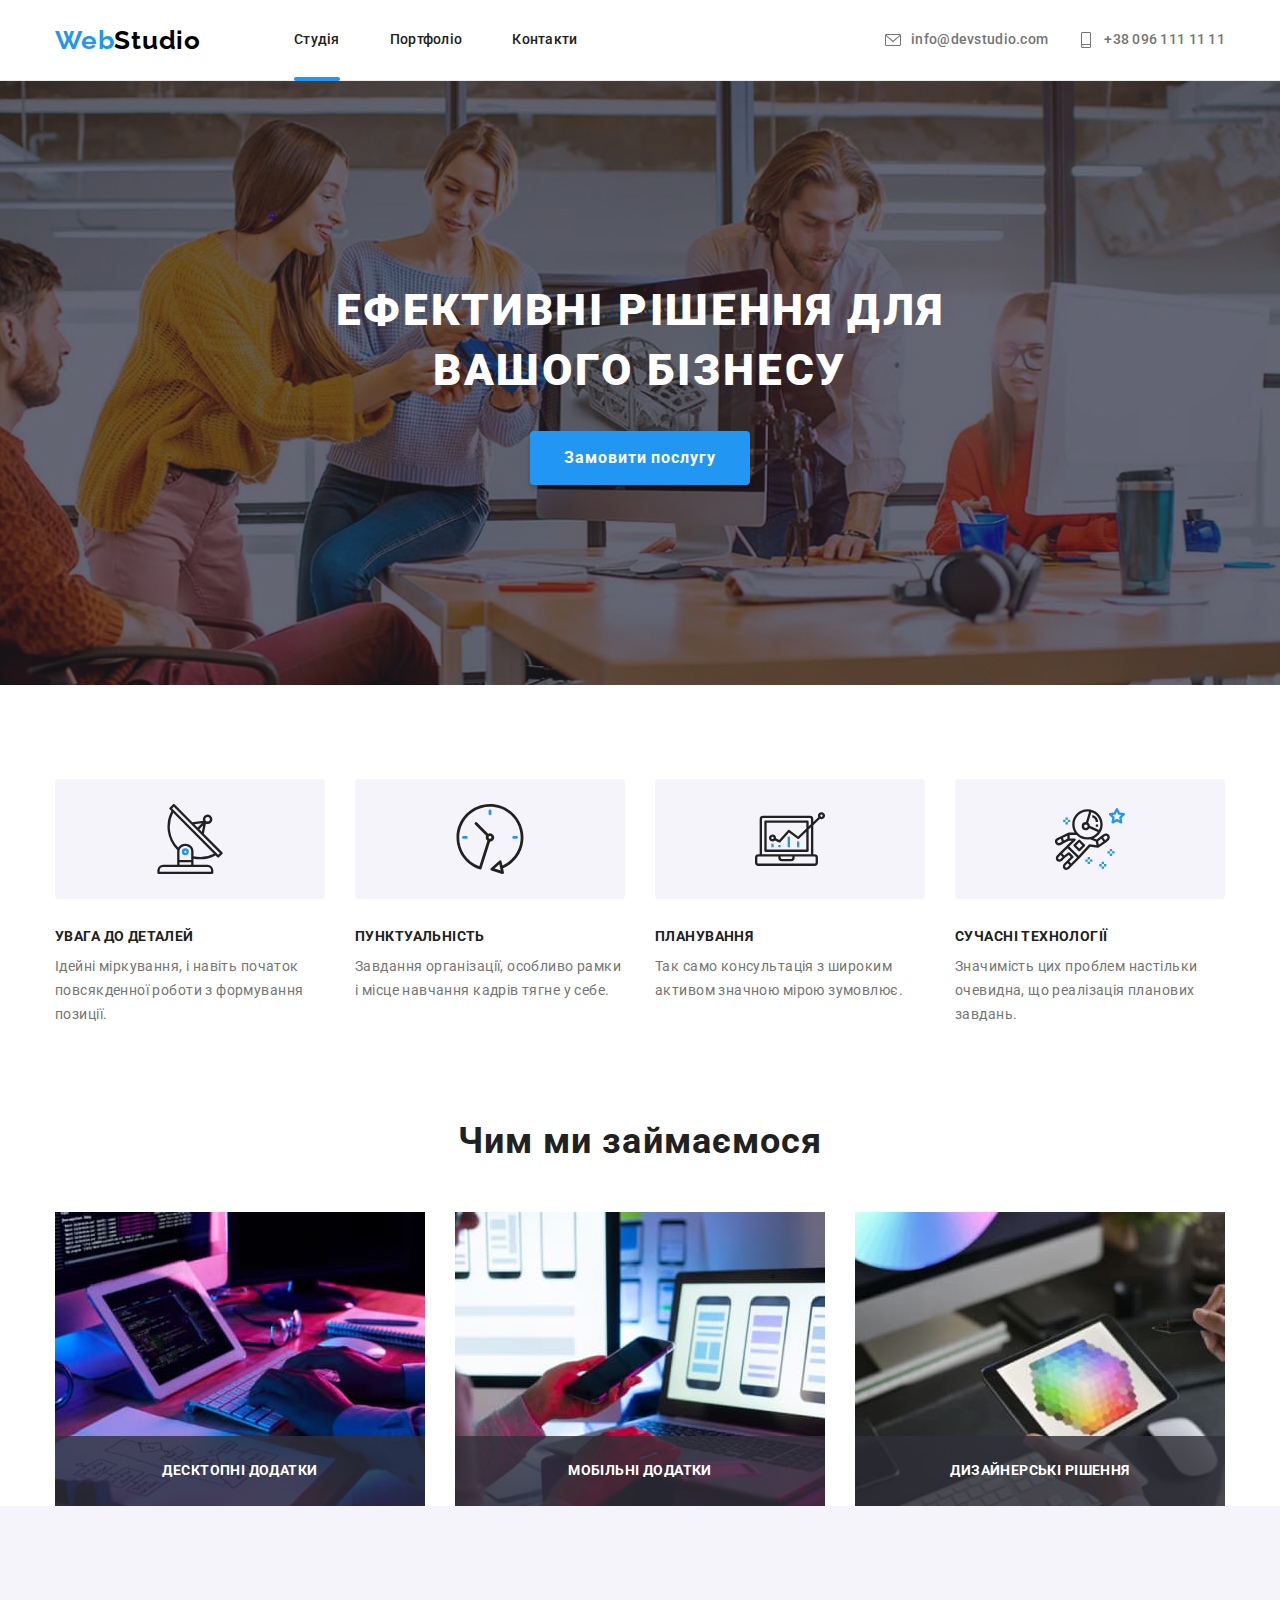
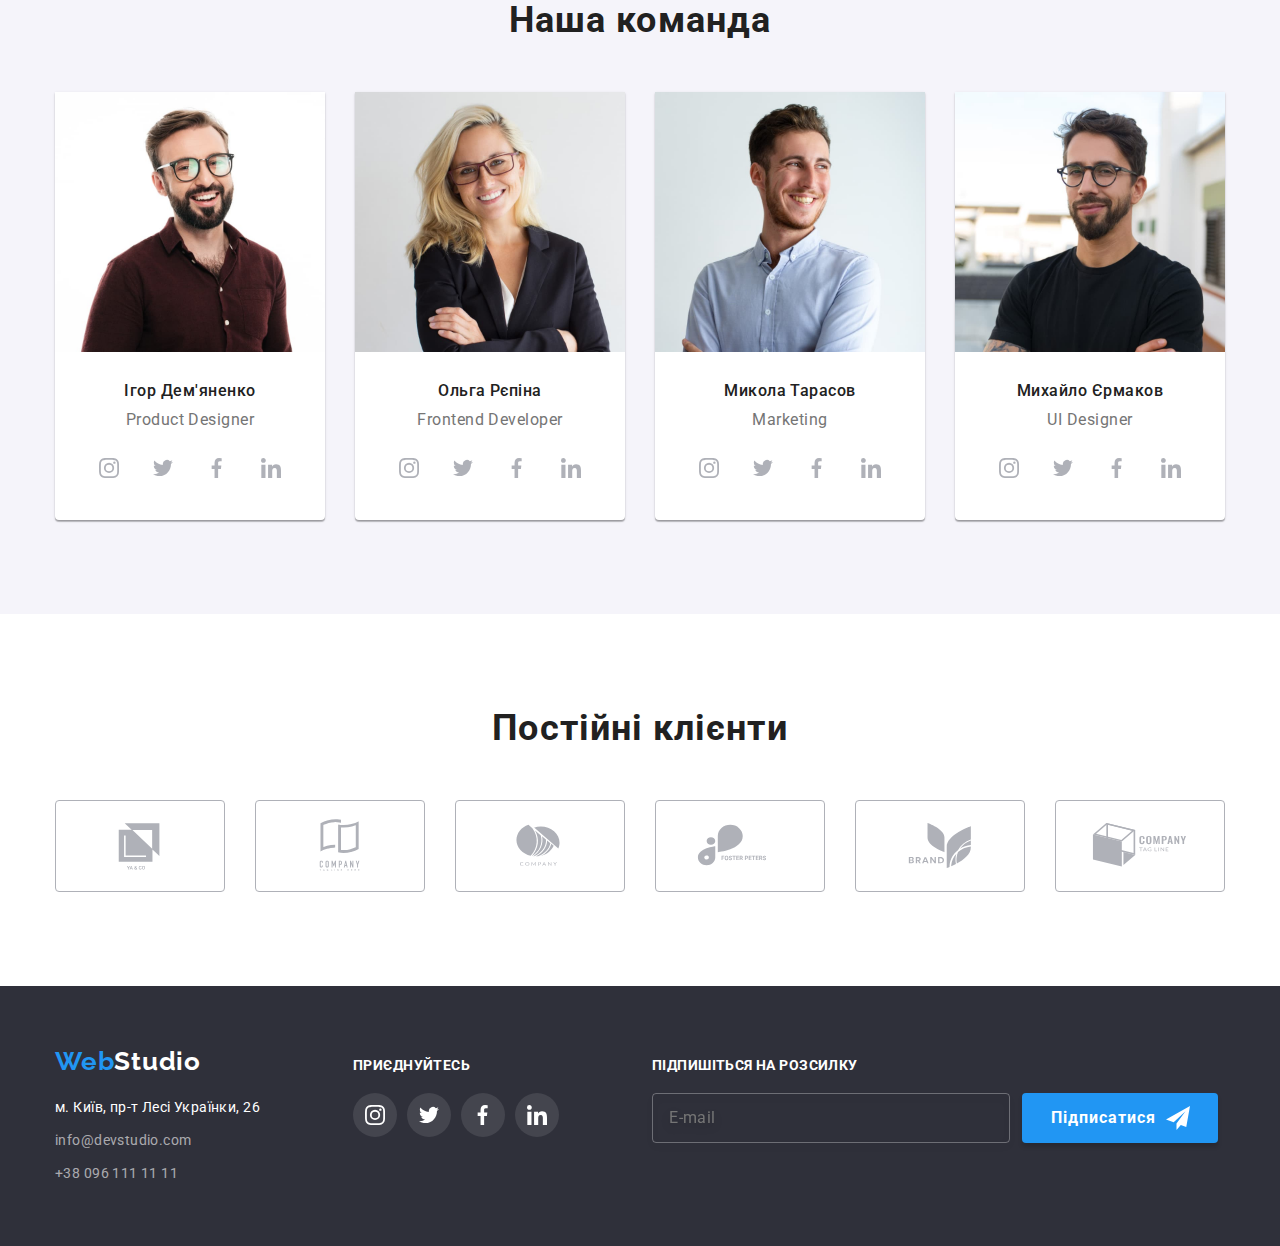
<file: index.html>
<!DOCTYPE html>
<html lang="uk">
  <head>
    <meta charset="UTF-8" />
    <meta http-equiv="X-UA-Compatible" content="IE=edge" />
    <meta name="viewport" content="width=device-width, initial-scale=1.0" />
    <title>WebStudio</title>
    <link rel="preconnect" href="https://fonts.googleapis.com" />
    <link rel="preconnect" href="https://fonts.gstatic.com" crossorigin />
    <link
      href="https://fonts.googleapis.com/css2?family=Raleway:wght@700&family=Roboto:wght@400;500;700;900&display=swap"
      rel="stylesheet"
    />
    <link rel="stylesheet" href="./css/modern-normalize.css" />
    <link rel="stylesheet" href="./css/main.min.css" />
  </head>
  <body>
    <!-- Header -->
    <header class="header">
      <div class="container header__container">
        <!-- Menu -->
        <a class="logo" href="./index.html"
          >Web<span class="logo__dark">Studio</span></a
        >
        <nav class="menu">
          <ul class="menu__list list">
            <li class="menu__item item">
              <a class="header__link current" href="./index.html">Студія</a>
            </li>
            <li class="menu__item">
              <a class="header__link" href="./portfolio.html">Портфоліо</a>
            </li>
            <li class="menu__item">
              <a class="header__link" href="">Контакти</a>
            </li>
          </ul>
        </nav>
        <!-- Contact -->
        <ul class="contact contact__list list">
          <li class="contact__item">
            <a class="contact__link" href="mailto:info@devstudio.com">
              <svg class="contact__icon-mail" width="16" height="12">
                <use href="./images/icons.svg#icon-mail"></use>
              </svg>
              info@devstudio.com</a
            >
          </li>
          <li class="contact__item">
            <a class="contact__link" href="tel:+380961111111">
              <svg class="contact__icon-phone" width="10" height="16">
                <use href="./images/icons.svg#icon-phone"></use>
              </svg>
              +38 096 111 11 11</a
            >
          </li>
        </ul>

        <!-- Mobile nav -->
        <button type="button" class="menu-open-btn" data-menu-open>
          <svg class="addmenu__icon" width="40" height="40">
            <use href="./images/icons.svg#icon-addmenu"></use>
          </svg>
        </button>
      </div>
      <div class="menu-mob is-hidden" data-menu>
         <button type="button" class="menu-close-btn" data-menu-close>
          <svg class="mob-icon-close" width="40" height="40">
            <use href="./images/icons.svg#icon-menu-close"></use>
          </svg>
        </button>
        <div class="mob-container">
    

        <div class="top-mob">
          <nav class="menu-mobile">
            
              <ul class="menu-mobile__list list">
                <li class="menu-mobile__item item">
                  <a class="menu-mobile__link current-mob" href="./index.html">Студія</a>
                </li>
                <li class="menu-mobile__item">
                  <a class="menu-mobile__link" href="./portfolio.html">Портфоліо</a>
                </li>
                <li class="menu-mobile__item">
                  <a class="menu-mobile__link" href="">Контакти</a>
                </li>
              </ul>
            </nav>
        </div>
  
          <div class="bottom-mob">
            <ul class="contact-mob list">
              <li>
                <a class="contact-mobile link" href="tel:+380961111111">
                  +38 096 111 11 11</a
                >
              </li>
              <li >
                <a class="contact-mob-mail link" href="mailto:info@devstudio.com">
                  info@devstudio.com</a
                >
              </li>
            </ul>
            <ul class="mob-social list">
              <li class="mob-social__item">
                <a
                  class="mob-social__link"
                  href="#"
                  target="_blank"
                  rel="noopener noreferrer"
                  >Instagram</a
                >
              </li>
              <li class="mob-social__item">
                <a
                  class="mob-social__link"
                  href="#"
                  target="_blank"
                  rel="noopener noreferrer"
                  >Twitter</a
                >
              </li>
              <li class="mob-social__item">
                <a
                  class="mob-social__link"
                  href="#"
                  target="_blank"
                  rel="noopener noreferrer"
                  >Facebook</a
                >
              </li>
              <li class="mob-social__item">
                <a
                  class="mob-social__link"
                  href="#"
                  target="_blank"
                  rel="noopener noreferrer"
                  >LinkedIn</a
                >
              </li>
            </ul>
          </div>
          
    </header>
    <main>
      <!-- Hero -->
      <section class="hero section">
        <div class="container">
          <h1 class="hero__title">Ефективні рішення для вашого бізнесу</h1>
          <button class="hero__button" type="button" data-modal-open>
            Замовити послугу
          </button>
        </div>
      </section>

      <!-- Benefits -->
      <section class="benefits section">
        <div class="container">
          <h2 class="visually-hidden">Переваги</h2>
          <ul class="benefits__list list">
            <li class="benefits__item">
              <div class="benefits__thumb">
                <svg width="70" height="70">
                  <use href="./images/icons.svg#icon-satellite"></use>
                </svg>
              </div>
              <h3 class="benefits__title">увага до деталей</h3>
              <p class="benefits__text">
                Ідейні міркування, і навіть початок повсякденної роботи з
                формування позиції.
              </p>
            </li>
            <li class="benefits__item">
              <div class="benefits__thumb">
                <svg width="70" height="70">
                  <use href="./images/icons.svg#icon-clock"></use>
                </svg>
              </div>
              <h3 class="benefits__title">пунктуальність</h3>
              <p class="benefits__text">
                Завдання організації, особливо рамки і місце навчання кадрів
                тягне у себе.
              </p>
            </li>
            <li class="benefits__item">
              <div class="benefits__thumb">
                <svg width="70" height="70">
                  <use href="./images/icons.svg#icon-diagram"></use>
                </svg>
              </div>
              <h3 class="benefits__title">планування</h3>
              <p class="benefits__text">
                Так само консультація з широким активом значною мірою зумовлює.
              </p>
            </li>
            <li class="benefits__item">
              <div class="benefits__thumb">
                <svg width="70" height="70">
                  <use href="./images/icons.svg#icon-astronaut"></use>
                </svg>
              </div>
              <h3 class="benefits__title">сучасні технології</h3>
              <p class="benefits__text">
                Значимість цих проблем настільки очевидна, що реалізація
                планових завдань.
              </p>
            </li>
          </ul>
        </div>
      </section>
      <!-- Work -->
      <section class="work section">
        <div class="container">
          <h2 class="work__title">Чим ми займаємося</h2>
          <ul class="work__list list">
            <li>
              <div class="work__wrap">
                <img
                  src="./images/programming.jpg"
                  alt="програмування"
                  width="370"
                />
                <p class="work__name">Десктопні додатки</p>
              </div>
            </li>
            <li>
              <div class="work__wrap">
                <img
                  src="./images/application.jpg"
                  alt="аплікація"
                  width="370"
                />
                <p class="work__name">Мобільні додатки</p>
              </div>
            </li>
            <li>
              <div class="work__wrap">
                <img src="./images/photoshop.jpg" alt="фотошоп" width="370" />
                <p class="work__name">Дизайнерські рішення</p>
              </div>
            </li>
          </ul>
        </div>
      </section>
      <!-- Team -->
      <section class="teams section">
        <div class="container">
          <h2 class="team-title">Наша команда</h2>
          <ul class="team list">
            <li class="team-item">
               <picture>
                <source
                  srcset="
                    ./images/product.jpg 1x,
                    ./images/product-2x.jpg 2x
                  "
                  media="(min-width: 1200px)"
                />
                <source
                  srcset="
                    ./images/product-tabl.jpg 1x,
                    ./images/product-tabl.jpg 2x
                  "
                  media="(min-width: 768px)"
                />
                <source
                  srcset=" ./images/product-mob.jpg 1x,
                    ./images/product-mob-2x.jpg 2x
                  "
                  media="(max-width: 767px)"
                />
                <img
                  src=".images/product.jpg"
                  alt="Продакт менеджер"
                  width="270"
                />
              </picture>
              <div class="team-skills">
                <h3 class="team-name">Ігор Дем'яненко</h3>
                <p class="team-text">Product Designer</p>
                <ul class="team-item-social list">
                  <li class="social-item">
                    <a 
                      class="social-link"
                      href="#"
                      target="_blank"
                      rel="noopener noreferrer"
                    >
                      <svg class="team-soc-link" width="20" height="20">
                        <use href="./images/icons.svg#icon-instagram"></use>
                      </svg>
                    </a>
                  </li>
                  <li class="social-item">
                    <a
                      class="social-link"
                      href="#"
                      target="_blank"
                      rel="noopener noreferrer"
                    >
                      <svg class="team-soc-link" width="20" height="20">
                        <use href="./images/icons.svg#icon-twitter"></use>
                      </svg>
                    </a>
                  </li>
                  <li class="social-item">
                    <a
                      class="social-link"
                      href="#"
                      target="_blank"
                      rel="noopener noreferrer"
                    >
                      <svg class="team-soc-link" width="20" height="20">
                        <use href="./images/icons.svg#icon-facebook"></use>
                      </svg>
                    </a>
                  </li>
                  <li class="social-item">
                    <a
                      class="social-link"
                      href="#"
                      target="_blank"
                      rel="noopener noreferrer"
                    >
                      <svg class="team-soc-link" width="20" height="20">
                        <use href="./images/icons.svg#icon-linkedin"></use>
                      </svg>
                    </a>
                  </li>
                </ul>
              </div>
            </li>
            <li class="team-item">
<picture>
                <source
                  srcset="
                    ./images/frontend.jpg 1x,
                    ./images/frontend-2x.jpg 2x
                  "
                  media="(min-width: 1200px)"
                />
                <source
                  srcset="
                    ./images/frontend-tabl.jpg 1x,
                    ./images/frontend-tabl-2x.jpg 2x
                  "
                  media="(min-width: 768px)"
                />
                <source
                  srcset=" ./images/frontend-mob.jpg 1x,
                    ./images/frontend-mob-2x.jpg 2x
                  "
                  media="(max-width: 767px)"
                />
                    <img
                src="./images/frontend.jpg"
                alt="фронт-енд-розробник"
                width="270"
              />
              </picture>
              <div class="team-skills">
                <h3 class="team-name">Ольга Рєпіна</h3>
                <p class="team-text">Frontend Developer</p>
                <ul class="team-item-social list">
                  <li class="social-item">
                    <a
                      class="social-link"
                      href="#"
                      target="_blank"
                      rel="noopener noreferrer"
                    >
                      <svg class="team-soc-link" width="20" height="20">
                        <use href="./images/icons.svg#icon-instagram"></use>
                      </svg>
                    </a>
                  </li>
                  <li class="social-item">
                    <a
                      class="social-link"
                      href="#"
                      target="_blank"
                      rel="noopener noreferrer"
                    >
                      <svg class="team-soc-link" width="20" height="20">
                        <use href="./images/icons.svg#icon-twitter"></use>
                      </svg>
                    </a>
                  </li>
                  <li class="social-item">
                    <a
                      class="social-link"
                      href="#"
                      target="_blank"
                      rel="noopener noreferrer"
                    >
                      <svg class="team-soc-link" width="20" height="20">
                        <use href="./images/icons.svg#icon-facebook"></use>
                      </svg>
                    </a>
                  </li>
                  <li class="social-item">
                    <a
                      class="social-link"
                      href="#"
                      target="_blank"
                      rel="noopener noreferrer"
                    >
                      <svg class="team-soc-link" width="20" height="20">
                        <use href="./images/icons.svg#icon-linkedin"></use>
                      </svg>
                    </a>
                  </li>
                </ul>
              </div>
            </li>
            <li class="team-item">
              <picture>
                <source
                  srcset="
                    ./images/marketing.jpg 1x,
                    ./images/marketing-2x.jpg 2x
                  "
                  media="(min-width: 1200px)"
                />
                <source
                  srcset="
                    ./images/marketing-tabl.jpg 1x,
                    ./images/marketing-tabl-2x.jpg 2x
                  "
                  media="(min-width: 768px)"
                />
                <source
                  srcset=" ./images/marketing-mob.jpg 1x,
                    ./images/marketing-mob-2x.jpg 2x
                  "
                  media="(max-width: 767px)"
                />
                <img src="./images/marketing.jpg" alt="маркетолог" width="270" />
              </picture>
              
              <div class="team-skills">
                <h3 class="team-name">Микола Тарасов</h3>
                <p class="team-text">Marketing</p>
                <ul class="team-item-social list">
                  <li class="social-item">
                    <a
                      class="social-link"
                      href="#"
                      target="_blank"
                      rel="noopener noreferrer"
                    >
                      <svg class="team-soc-link" width="20" height="20">
                        <use href="./images/icons.svg#icon-instagram"></use>
                      </svg>
                    </a>
                  </li>
                  <li class="social-item">
                    <a
                      class="social-link"
                      href="#"
                      target="_blank"
                      rel="noopener noreferrer"
                    >
                      <svg class="team-soc-link" width="20" height="20">
                        <use href="./images/icons.svg#icon-twitter"></use>
                      </svg>
                    </a>
                  </li>
                  <li class="social-item">
                    <a
                      class="social-link"
                      href="#"
                      target="_blank"
                      rel="noopener noreferrer"
                    >
                      <svg class="team-soc-link" width="20" height="20">
                        <use href="./images/icons.svg#icon-facebook"></use>
                      </svg>
                    </a>
                  </li>
                  <li class="social-item">
                    <a
                      class="social-link"
                      href="#"
                      target="_blank"
                      rel="noopener noreferrer"
                    >
                      <svg class="team-soc-link" width="20" height="20">
                        <use href="./images/icons.svg#icon-linkedin"></use>
                      </svg>
                    </a>
                  </li>
                </ul>
              </div>
            </li>
            <li class="team-item">
              <picture>
                <source
                  srcset="
                    ./images/uidesigner.jpg 1x,
                    ./images/uidesigner-2x.jpg 2x
                  "
                  media="(min-width: 1200px)"
                />
                <source
                  srcset="
                    ./images/uidesigner-tabl.jpg 1x,
                    ./images/uidesigner-tabl-2x.jpg 2x
                  "
                  media="(min-width: 768px)"
                />
                <source
                  srcset=" ./images/uidesigner-mob.jpg 1x,
                    ./images/uidesigner-mob-2x.jpg 2x
                  "
                  media="(max-width: 767px)"
                />
                <img src="./images/uidesigner.jpg" alt="дизайнер" width="270" />
              </picture>

              <div class="team-skills">
                <h3 class="team-name">Михайло Єрмаков</h3>
                <p class="team-text">UI Designer</p>
                <ul class="team-item-social list">
                  <li class="social-item">
                    <a
                      class="social-link"
                      href="#"
                      target="_blank"
                      rel="noopener noreferrer"
                    >
                      <svg class="team-soc-link" width="20" height="20">
                        <use href="./images/icons.svg#icon-instagram"></use>
                      </svg>
                    </a>
                  </li>
                  <li class="social-item">
                    <a
                      class="social-link"
                      href="#"
                      target="_blank"
                      rel="noopener noreferrer"
                    >
                      <svg class="team-soc-link" width="20" height="20">
                        <use href="./images/icons.svg#icon-twitter"></use>
                      </svg>
                    </a>
                  </li>
                  <li class="social-item">
                    <a
                      class="social-link"
                      href="#"
                      target="_blank"
                      rel="noopener noreferrer"
                    >
                      <svg class="team-soc-link" width="20" height="20">
                        <use href="./images/icons.svg#icon-facebook"></use>
                      </svg>
                    </a>
                  </li>
                  <li class="social-item">
                    <a
                      class="social-link"
                      href="#"
                      target="_blank"
                      rel="noopener noreferrer"
                    >
                      <svg class="team-soc-link" width="20" height="20">
                        <use href="./images/icons.svg#icon-linkedin"></use>
                      </svg>
                    </a>
                  </li>
                </ul>
              </div>
            </li>
          </ul>
        </div>
      </section>
      <!-- Clients -->
      <section>
        <div class="section">
          <div class="container">
            <h2 class="work__title">Постійні клієнти</h2>
            <ul class="clients-list list">
              <li class="clients-item">
                <a
                  href="#"
                  class="link"
                  target="_blank"
                  rel="noopener noreferrer"
                >
                  <svg class="clients-soc-link" width="106" height="60">
                    <use href="./images/icons.svg#icon-company-one"></use>
                  </svg>
                </a>
              </li>
              <li class="clients-item">
                <a
                  href="#"
                  class="link"
                  target="_blank"
                  rel="noopener noreferrer"
                >
                  <svg class="clients-soc-link" width="106" height="60">
                    <use href="./images/icons.svg#icon-company-two"></use>
                  </svg>
                </a>
              </li>
              <li class="clients-item">
                <a
                  href="#"
                  class="link"
                  target="_blank"
                  rel="noopener noreferrer"
                >
                  <svg class="clients-soc-link" width="106" height="60">
                    <use href="./images/icons.svg#icon-object"></use>
                  </svg>
                </a>
              </li>
              <li class="clients-item">
                <a
                  href="#"
                  class="link"
                  target="_blank"
                  rel="noopener noreferrer"
                >
                  <svg class="clients-soc-link" width="106" height="60">
                    <use href="./images/icons.svg#icon-company-three"></use>
                  </svg>
                </a>
              </li>
              <li class="clients-item">
                <a
                  href="#"
                  class="link"
                  target="_blank"
                  rel="noopener noreferrer"
                >
                  <svg class="clients-soc-link" width="106" height="60">
                    <use href="./images/icons.svg#icon-company-four"></use>
                  </svg>
                </a>
              </li>
              <li class="clients-item">
                <a
                  href="#"
                  class="link"
                  target="_blank"
                  rel="noopener noreferrer"
                >
                  <svg class="clients-soc-link" width="106" height="60">
                    <use href="./images/icons.svg#icon-company-five"></use>
                  </svg>
                </a>
              </li>
            </ul>
          </div>
        </div>
      </section>
    </main>
    <!-- Footer -->
    <footer class="footer">
      <div class="container">
        <div class="footer-box">
<div class="footer-tablet">
            <div class="footer-right">
              <a class="logo logo-footer" href="./index.html"
                >Web<span class="logo__white">Studio</span></a
              >
              <address>
                <ul class="list">
                  <li class="item">
                    <a
                      class="footer-map"
                      href="https://goo.gl/maps/oiPbDNAemeEEUcDG9"
                      target="_blank"
                      rel="noopener noreferrer"
                      >м. Київ, пр-т Лесі Українки, 26</a
                    >
                  </li>
                  <li class="item">
                    <a class="footer-contact" href="mailto:info@devstudio.com"
                      >info@devstudio.com</a
                    >
                  </li>
                  <li class="item">
                    <a class="footer-contact" href="tel:+380961111111"
                      >+38 096 111 11 11</a
                    >
                  </li>
                </ul>
              </address>
            </div>
            <div class="footer-center">
              <p class="footer-center-title">Приєднуйтесь</p>
              <ul class="footer-item-social list">
                <li class="footer-social-item">
                  <a
                    class="footer-social-link"
                    href="#"
                    target="_blank"
                    rel="noopener noreferrer"
                  >
                    <svg class="footer-soc-link" width="20" height="20">
                      <use href="./images/icons.svg#icon-instagram"></use>
                    </svg>
                  </a>
                </li>
                <li class="footer-social-item">
                  <a
                    class="footer-social-link"
                    href="#"
                    target="_blank"
                    rel="noopener noreferrer"
                  >
                    <svg class="footer-soc-link" width="20" height="20">
                      <use href="./images/icons.svg#icon-twitter"></use>
                    </svg>
                  </a>
                </li>
                <li class="footer-social-item">
                  <a
                    class="footer-social-link"
                    href="#"
                    target="_blank"
                    rel="noopener noreferrer"
                  >
                    <svg class="footer-soc-link" width="20" height="20">
                      <use href="./images/icons.svg#icon-facebook"></use>
                    </svg>
                  </a>
                </li>
                <li class="footer-social-item">
                  <a
                    class="footer-social-link"
                    href="#"
                    target="_blank"
                    rel="noopener noreferrer"
                  >
                    <svg class="footer-soc-link" width="20" height="20">
                      <use href="./images/icons.svg#icon-linkedin"></use>
                    </svg>
                  </a>
                </li>
              </ul>
            </div>
</div>

          <div class="footer-left">
            <p class="footer-form-text">Підпишіться на розсилку</p>
            <form class="footer-form">
              <div class="footer-form-inner">
                <label class="footer-email"
                  ><input
                    type="email"
                    name="email"
                    placeholder="E-mail"
                    required
                /></label>
                <button class="btn footer-btn" type="submit">
                  Підписатися
                  <svg class="icon-follow" width="24" height="24">
                    <use href="./images/icons.svg#icon-send"></use>
                  </svg>
                </button>
              </div>
            </form>
          </div>
        </div>
      </div>
    </footer>
    <!-- Modal -->
    <div class="backdrop is-hidden" data-modal>
      <div class="modal">
        <p class="modal-title">Залиште свої дані, ми вам передзвонимо</p>
        <form class="modal-form">
          <label class="form-field"
            >Ім'я
            <input type="text" name="name" placeholder=" " required />
            <svg class="icon-form" width="18" height="18">
              <use href="./images/icons.svg#icon-man-form"></use>
            </svg>
          </label>
          <label class="form-field"
            >Телефон
            <input type="tel" name="tel" id="tel" placeholder=" " required />
            <svg class="icon-form" width="18" height="18">
              <use href="./images/icons.svg#icon-phone-form"></use>
            </svg>
          </label>
          <label class="form-field">
            Пошта
            <input
              type="email"
              name="email"
              id="email"
              placeholder=" "
              required
            />
            <svg class="icon-form" width="18" height="18">
              <use href="./images/icons.svg#icon-email-form"></use>
            </svg>
          </label>
          <label class="form-field textarea"
            >Коментар<textarea
              name="comment"
              rows="10"
              placeholder="Введіть текст"
            ></textarea>
          </label>
          <label class="terms">
            <input
              class="visually-hidden modal-checkbox"
              type="checkbox"
              name="checkbox"
            />
            <span class="checkbox-icon"></span>

            Погоджуюся з розсилкою та приймаю&nbsp;<a
              class="terms-link"
              href="#"
              >Умови договору</a
            >
          </label>
          <button class="btn modal-btn" type="submit">Відправити</button>
        </form>

        <button type="button" class="close" data-modal-close>
          <svg width="11" height="11">
            <use href="./images/icons.svg#icon-close"></use>
          </svg>
        </button>
      </div>
    </div>
    <script src="./js/modal.js"></script>
    <script src="./js/menu.js"></script>
  </body>
</html>
</file>
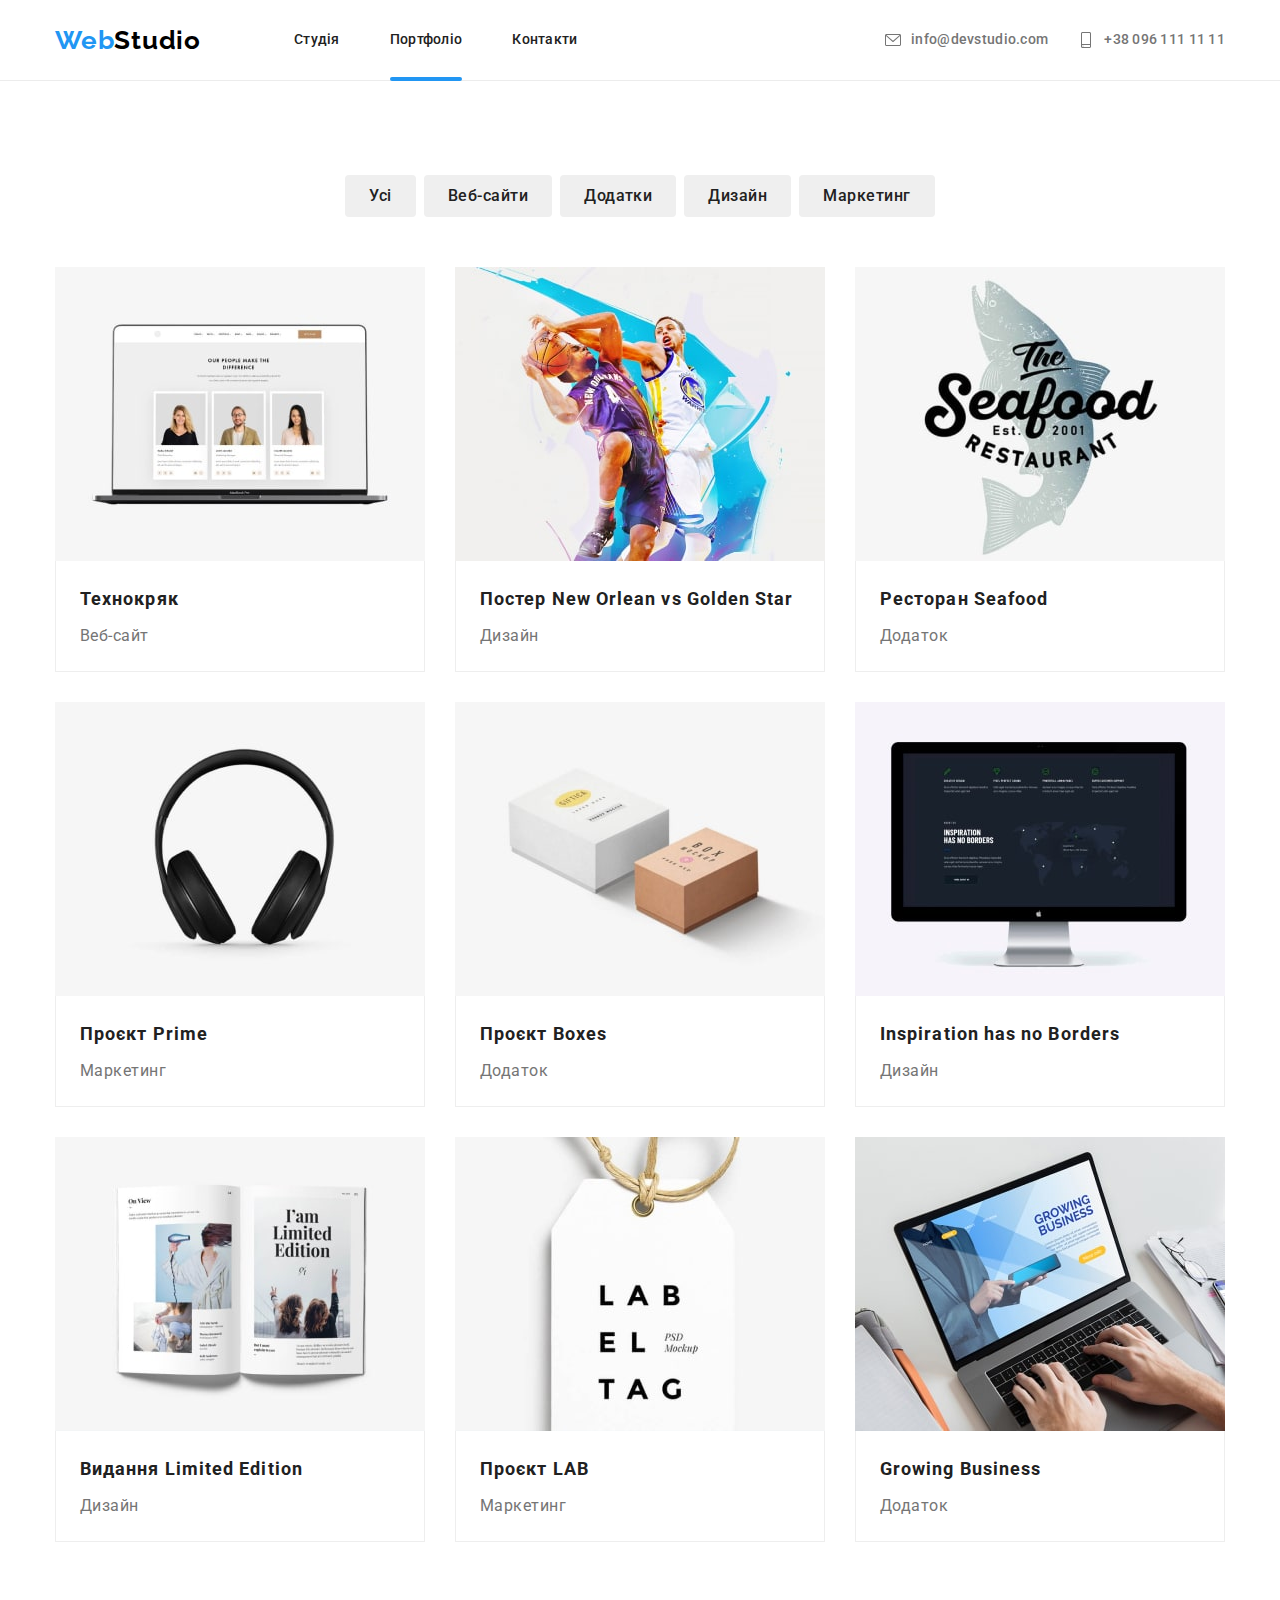
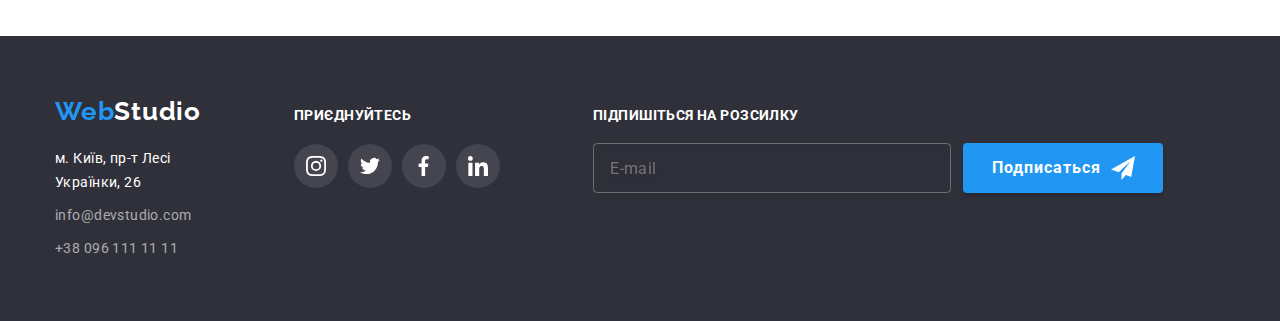
<file: portfolio.html>
<!DOCTYPE html>
<html lang="uk">
  <head>
    <meta charset="UTF-8" />
    <meta http-equiv="X-UA-Compatible" content="IE=edge" />
    <meta name="viewport" content="width=device-width, initial-scale=1.0" />
    <title>WebStudio</title>
    <link rel="preconnect" href="https://fonts.googleapis.com" />
    <link rel="preconnect" href="https://fonts.gstatic.com" crossorigin />
    <link
      href="https://fonts.googleapis.com/css2?family=Raleway:wght@700&family=Roboto:wght@400;500;700;900&display=swap"
      rel="stylesheet"
    />
    <link rel="stylesheet" href="./css/modern-normalize.css" />
    <link rel="stylesheet" href="./css/main.min.css" />
  </head>
  <body>
    <!-- Header -->
    <header class="header">
          <div class="container header__container">
        <!-- Menu -->
        <a class="logo" href="./index.html"
          >Web<span class="logo__dark">Studio</span></a
        >
        <nav class="menu">
          <ul class="menu__list list">
            <li class="menu__item item">
              <a class="header__link" href="./index.html">Студія</a>
            </li>
            <li class="menu__item">
              <a class="header__link current" href="./portfolio.html">Портфоліо</a>
            </li>
            <li class="menu__item">
              <a class="header__link" href="">Контакти</a>
            </li>
          </ul>
        </nav>
        <!-- Contact -->
        <ul class="contact contact__list list">
          <li class="contact__item">
            <a class="contact__link" href="mailto:info@devstudio.com">
              <svg class="contact__icon-mail" width="16" height="12">
                <use href="./images/icons.svg#icon-mail"></use>
              </svg>
              info@devstudio.com</a
            >
          </li>
          <li class="contact__item">
            <a class="contact__link" href="tel:+380961111111">
              <svg class="contact__icon-phone" width="10" height="16">
                <use href="./images/icons.svg#icon-phone"></use>
              </svg>
              +38 096 111 11 11</a
            >
          </li>
        </ul>

        <!-- Mobile nav -->
        <button type="button" class="menu-open-btn" data-menu-open>
          <svg class="addmenu__icon" width="40" height="40">
            <use href="./images/icons.svg#icon-addmenu"></use>
          </svg>
        </button>
      </div>
      <div class="menu-mob is-hidden" data-menu>
         <button type="button" class="menu-close-btn" data-menu-close>
          <svg class="mob-icon-close" width="40" height="40">
            <use href="./images/icons.svg#icon-menu-close"></use>
          </svg>
        </button>
        <div class="mob-container">
    

        <div class="top-mob">
          <nav class="menu-mobile">
            
              <ul class="menu-mobile__list list">
                <li class="menu-mobile__item item">
                  <a class="menu-mobile__link " href="./index.html">Студія</a>
                </li>
                <li class="menu-mobile__item">
                  <a class="menu-mobile__link current-mob" href="./portfolio.html">Портфоліо</a>
                </li>
                <li class="menu-mobile__item">
                  <a class="menu-mobile__link" href="">Контакти</a>
                </li>
              </ul>
            </nav>
        </div>
  
          <div class="bottom-mob">
            <ul class="contact-mob list">
              <li>
                <a class="contact-mobile link" href="tel:+380961111111">
                  +38 096 111 11 11</a
                >
              </li>
              <li >
                <a class="contact-mob-mail link" href="mailto:info@devstudio.com">
                  info@devstudio.com</a
                >
              </li>
            </ul>
            <ul class="mob-social list">
              <li class="mob-social__item">
                <a
                  class="mob-social__link"
                  href="#"
                  target="_blank"
                  rel="noopener noreferrer"
                  >Instagram</a
                >
              </li>
              <li class="mob-social__item">
                <a
                  class="mob-social__link"
                  href="#"
                  target="_blank"
                  rel="noopener noreferrer"
                  >Twitter</a
                >
              </li>
              <li class="mob-social__item">
                <a
                  class="mob-social__link"
                  href="#"
                  target="_blank"
                  rel="noopener noreferrer"
                  >Facebook</a
                >
              </li>
              <li class="mob-social__item">
                <a
                  class="mob-social__link"
                  href="#"
                  target="_blank"
                  rel="noopener noreferrer"
                  >LinkedIn</a
                >
              </li>
            </ul>
          </div>
          
    </header>
    <main>
      <section class="section">
        <h1 class="visually-hidden">Портфоліо</h1>
        <div class="container">
          <ul class="filter list">
            <li class="filter-item">
              <button class="portfolio-btn" type="button">Усі</button>
            </li>
            <li class="filter-item">
              <button class="portfolio-btn" type="button">Веб-сайти</button>
            </li>
            <li class="filter-item">
              <button class="portfolio-btn" type="button">Додатки</button>
            </li>
            <li class="filter-item">
              <button class="portfolio-btn" type="button">Дизайн</button>
            </li>
            <li class="filter-item">
              <button class="portfolio-btn" type="button">Маркетинг</button>
            </li>
          </ul>
          <ul class="list portfolio-list">
            <li class="portfolio-item">
              <a class="list portfolio-content" href="#">
                <div class="portfolio-wrap">
                  <img
                    src="./images/website-techno.jpg"
                    alt="сайт технокряк"
                    width="370"
                  />
                  <p class="portfolio-top-text">
                    Ресурс пропонує комплексні пропозиції з різним рівнем
                    функціоналу та сервісів. Все це дозволить відвідувачу
                    отримати вичерпні відомості про компанію чи приватну особу.
                  </p>
                </div>

                <div class="text-list">
                  <h2 class="portfolio-title">Технокряк</h2>
                  <p class="portfolio-text">Веб-сайт</p>
                </div>
              </a>
            </li>
            <li class="portfolio-item">
              <a class="list portfolio-content" href="#">
                <div class="portfolio-wrap">
                  <img
                    src="./images/poster-new-orlean.jpg"
                    alt="постер новий орлеан"
                    width="370"
                  />
                  <p class="portfolio-top-text">
                    Ресурс пропонує комплексні пропозиції з різним рівнем
                    функціоналу та сервісів. Все це дозволить відвідувачу
                    отримати вичерпні відомості про компанію чи приватну особу.
                  </p>
                </div>
                <div class="text-list">
                  <h2 class="portfolio-title">
                    Постер New Orlean vs Golden Star
                  </h2>
                  <p class="portfolio-text">Дизайн</p>
                </div>
              </a>
            </li>
            <li class="portfolio-item">
              <a class="list portfolio-content" href="#">
                <div class="portfolio-wrap">
                  <img
                    src="./images/restoran-seasfood.jpg"
                    alt="ресторан морської їжі"
                    width="370"
                  />
                  <p class="portfolio-top-text">
                    Ресурс пропонує комплексні пропозиції з різним рівнем
                    функціоналу та сервісів. Все це дозволить відвідувачу
                    отримати вичерпні відомості про компанію чи приватну особу.
                  </p>
                </div>
                <div class="text-list">
                  <h2 class="portfolio-title">Ресторан Seafood</h2>
                  <p class="portfolio-text">Додаток</p>
                </div>
              </a>
            </li>
            <li class="portfolio-item">
              <a class="list portfolio-content" href="#">
                <div class="portfolio-wrap">
                  <img
                    src="./images/project-prime.jpg"
                    alt="проект прайм"
                    width="370"
                  />
                  <p class="portfolio-top-text">
                    Ресурс пропонує комплексні пропозиції з різним рівнем
                    функціоналу та сервісів. Все це дозволить відвідувачу
                    отримати вичерпні відомості про компанію чи приватну особу.
                  </p>
                </div>
                <div class="text-list">
                  <h2 class="portfolio-title">Проєкт Prime</h2>
                  <p class="portfolio-text">Маркетинг</p>
                </div>
              </a>
            </li>
            <li class="portfolio-item">
              <a class="list portfolio-content" href="#">
                <div class="portfolio-wrap">
                  <img
                    src="./images/project-boxes.jpg"
                    alt="проект коробок"
                    width="370"
                  />
                  <p class="portfolio-top-text">
                    Ресурс пропонує комплексні пропозиції з різним рівнем
                    функціоналу та сервісів. Все це дозволить відвідувачу
                    отримати вичерпні відомості про компанію чи приватну особу.
                  </p>
                </div>
                <div class="text-list">
                  <h2 class="portfolio-title">Проєкт Boxes</h2>
                  <p class="portfolio-text">Додаток</p>
                </div>
              </a>
            </li>
            <li class="portfolio-item">
              <a class="list portfolio-content" href="#">
                <div class="portfolio-wrap">
                  <img
                    src="./images/website-inspiration.jpg"
                    alt="сайт натхнення"
                    width="370"
                  />
                  <p class="portfolio-top-text">
                    Ресурс пропонує комплексні пропозиції з різним рівнем
                    функціоналу та сервісів. Все це дозволить відвідувачу
                    отримати вичерпні відомості про компанію чи приватну особу.
                  </p>
                </div>
                <div class="text-list">
                  <h2 class="portfolio-title">Inspiration has no Borders</h2>
                  <p class="portfolio-text">Дизайн</p>
                </div>
              </a>
            </li>
            <li class="portfolio-item">
              <a class="list portfolio-content" href="#">
                <div class="portfolio-wrap">
                  <img
                    src="./images/magazine-limited.jpg"
                    alt="Видання Limited"
                    width="370"
                  />
                  <p class="portfolio-top-text">
                    Ресурс пропонує комплексні пропозиції з різним рівнем
                    функціоналу та сервісів. Все це дозволить відвідувачу
                    отримати вичерпні відомості про компанію чи приватну особу.
                  </p>
                </div>
                <div class="text-list">
                  <h2 class="portfolio-title">Видання Limited Edition</h2>
                  <p class="portfolio-text">Дизайн</p>
                </div>
              </a>
            </li>
            <li class="portfolio-item">
              <a class="list portfolio-content" href="#">
                <div class="portfolio-wrap">
                  <img
                    src="./images/project-lab.jpg"
                    alt="проект лаб"
                    width="370"
                  />
                  <p class="portfolio-top-text">
                    Ресурс пропонує комплексні пропозиції з різним рівнем
                    функціоналу та сервісів. Все це дозволить відвідувачу
                    отримати вичерпні відомості про компанію чи приватну особу.
                  </p>
                </div>
                <div class="text-list">
                  <h2 class="portfolio-title">Проєкт LAB</h2>
                  <p class="portfolio-text">Маркетинг</p>
                </div>
              </a>
            </li>
            <li class="portfolio-item">
              <a class="list portfolio-content" href="#">
                <div class="portfolio-wrap">
                  <img
                    src="./images/website-growing.jpg"
                    alt="сайт зростання"
                    width="370"
                  />
                  <p class="portfolio-top-text">
                    Ресурс пропонує комплексні пропозиції з різним рівнем
                    функціоналу та сервісів. Все це дозволить відвідувачу
                    отримати вичерпні відомості про компанію чи приватну особу.
                  </p>
                </div>
                <div class="text-list">
                  <h2 class="portfolio-title">Growing Business</h2>
                  <p class="portfolio-text">Додаток</p>
                </div>
              </a>
            </li>
          </ul>
        </div>
      </section>
    </main>
    <footer class="footer">
      <div class="container">
        <div class="footer-box">
          <div class="footer-right">
            <a class="logo logo-footer" href="./index.html"
              >Web<span class="logo__white">Studio</span></a
            >
            <address>
              <ul class="list">
                <li class="item">
                  <a
                    class="footer-map"
                    href="https://goo.gl/maps/oiPbDNAemeEEUcDG9"
                    target="_blank"
                    rel="noopener noreferrer"
                    >м. Київ, пр-т Лесі Українки, 26</a
                  >
                </li>
                <li class="item">
                  <a class="footer-contact" href="mailto:info@devstudio.com"
                    >info@devstudio.com</a
                  >
                </li>
                <li class="item">
                  <a class="footer-contact" href="tel:+380961111111"
                    >+38 096 111 11 11</a
                  >
                </li>
              </ul>
            </address>
          </div>
          <div class="footer-center">
            <p class="footer-center-title">Приєднуйтесь</p>
            <ul class="footer-item-social list">
              <li class="footer-social-item">
                <a
                  class="footer-social-link"
                  href="#"
                  target="_blank"
                  rel="noopener noreferrer"
                >
                  <svg class="footer-soc-link" width="20" height="20">
                    <use href="./images/icons.svg#icon-instagram"></use>
                  </svg>
                </a>
              </li>
              <li class="footer-social-item">
                <a
                  class="footer-social-link"
                  href="#"
                  target="_blank"
                  rel="noopener noreferrer"
                >
                  <svg class="footer-soc-link" width="20" height="20">
                    <use href="./images/icons.svg#icon-twitter"></use>
                  </svg>
                </a>
              </li>
              <li class="footer-social-item">
                <a
                  class="footer-social-link"
                  href="#"
                  target="_blank"
                  rel="noopener noreferrer"
                >
                  <svg class="footer-soc-link" width="20" height="20">
                    <use href="./images/icons.svg#icon-facebook"></use>
                  </svg>
                </a>
              </li>
              <li class="footer-social-item">
                <a
                  class="footer-social-link"
                  href="#"
                  target="_blank"
                  rel="noopener noreferrer"
                >
                  <svg class="footer-soc-link" width="20" height="20">
                    <use href="./images/icons.svg#icon-linkedin"></use>
                  </svg>
                </a>
              </li>
            </ul>
          </div>

          <div class="footer-left">
            <p class="footer-form-text">Підпишіться на розсилку</p>
            <form class="footer-form">
              <div class="footer-form-inner">
                <label class="footer-email"
                  ><input
                    type="email"
                    name="email"
                    placeholder="E-mail"
                    required
                /></label>
                <button class="btn footer-btn" type="submit">
                  Подписаться
                  <svg class="icon-follow" width="24" height="24">
                    <use href="./images/icons.svg#icon-send"></use>
                  </svg>
                </button>
              </div>
            </form>
          </div>
        </div>
      </div>
    </footer>
    <script src="./js/modal.js"></script>
    <script src="./js/menu.js"></script>
  </body>
</html>
</file>
<file: css/main.min.css>
body{background-color:var(--color-white);color:var(--main-color);font-family:"Roboto",sans-serif}p,ul,h1,h2,h3,h4,h5,h6{margin:0}img{display:block;width:100%;max-width:100%;height:auto}.section{padding-top:94px;padding-bottom:94px}@media screen and (min-width: 480px){.section{padding-top:60px;padding-bottom:60px}}@media screen and (min-width: 768px){.section{padding-top:60px;padding-bottom:60px}}@media screen and (min-width: 1200px){.section{padding-top:94px;padding-bottom:94px}}.container{width:100%;padding-left:15px;padding-right:15px;margin-left:auto;margin-right:auto}@media screen and (min-width: 480px){.container{width:480px}}@media screen and (min-width: 768px){.container{width:768px}}@media screen and (min-width: 1200px){.container{width:1200px}}.no-scroll{overflow:hidden}:root{--main-color: #212121;--color-blue: #2196f3;--color-grey: #757575;--color-white: #ffffff;--color-black: #000000;--background-grey: #2f303a;--btn-shadow: rgba(0, 0, 0, 0.15);--btn-shadow-f: rgba(0, 0, 0, 0.15);--btn-hover: #188ce8;--color-footer: rgba(255, 255, 255, 0.6);--color-button: #f5f4fa;--color-footers: #2f303a;--color-team-rgb: rgba(0, 0, 0, 0.12);--color-team-rgba: rgba(0, 0, 0, 0.14);--color-teams-rgb: rgba(0, 0, 0, 0.2);--color-btn-primary: rgba(0, 0, 0, 0.1);--color-btns-primary: rgba(0, 0, 0, 0.08);--card-set-gap: 30px;--social-link-hover: #2196f3;--team-soc-link: #afb1b8;--social-hover: #2196f3;--hero-bg: #c4c4c4;--time-function: 250ms;--cubic: cubic-bezier(0.4, 0, 0.2, 1)}.visually-hidden{position:absolute;white-space:nowrap;width:1px;height:1px;overflow:hidden;border:0;padding:0;clip:rect(0 0 0 0);-webkit-clip-path:inset(50%);clip-path:inset(50%);margin:-1px}.list{text-decoration:none;list-style:none;margin:0;padding:0}.logo{font-family:"Raleway",sans-serif;font-style:normal;font-weight:700;font-size:26px;line-height:1.19;letter-spacing:.03em;color:var(--color-blue);text-decoration:none;margin-right:93px}.logo__dark{color:var(--color-black)}.logo__white{color:var(--color-white)}.current{position:relative}.current::after{content:"";display:block;position:absolute;left:0;bottom:-1px;width:100%;height:4px;border-radius:2px;background-color:var(--color-blue)}.current:visited{color:var(--color-blue)}.current-mob{position:relative}.current-mob:visited{color:var(--color-blue)}.btn{padding:10px 32px;font-family:inherit;font-weight:700;font-size:16px;line-height:1.87;letter-spacing:.06em;border:rgba(0,0,0,0);color:var(--color-white);background-color:var(--color-blue);box-shadow:0px 4px 4px rgba(0,0,0,.15);border-radius:4px;cursor:pointer;transition-property:background-color;transition-duration:var(--time-function);transition-timing-function:var(--cubic)}.header{border-bottom:1px solid #ececec}.header__container{display:flex;align-items:center}.header__link{display:block;padding-top:32px;padding-bottom:32px;font-weight:500;font-size:14px;line-height:1.14;letter-spacing:.02em;text-decoration:none;color:var(--main-color);transition-property:color;transition-duration:var(--time-function);transition-timing-function:var(--cubic)}.header__link:hover,.header__link:focus,.header__link:active{color:var(--color-blue)}.menu{display:none}@media screen and (min-width: 768px){.menu{display:contents}}.menu__list{display:flex}.menu__item{margin-right:50px}.menu__item:last-child{margin-right:0}.menu-open-btn{margin-left:auto;background-color:rgba(0,0,0,0);border:none;cursor:pointer}@media screen and (min-width: 768px){.menu-open-btn{display:none}}@media screen and (min-width: 1200px){.menu-open-btn{display:none}}.menu-mob{position:fixed;top:0;background-color:var(--color-white);width:100vw;height:100vh;padding-top:48px;padding-bottom:48px;z-index:1}.mob-container{padding-left:40px;padding-right:20px;display:flex;flex-direction:column;justify-content:space-between;height:100%;overflow:auto}.menu-close-btn{position:absolute;right:15px;top:10px;background-color:rgba(0,0,0,0);border:none;transition:fill 250ms cubic-bezier(0.4, 0, 0.2, 1)}.menu-close-btn:hover,.menu-close-btn:active{fill:var(--social-hover)}.menu-mobile{margin-bottom:50px}.menu-mobile__list{display:flex;flex-direction:column;gap:32px}.menu-mobile__item{font-family:"Roboto";font-style:normal;font-weight:500;font-size:40px;line-height:1.17;letter-spacing:.02em;color:#212121;transition:color 250ms cubic-bezier(0.4, 0, 0.2, 1)}.menu-mobile__item:hover,.menu-mobile__item:focus{fill:var(--social-hover)}.menu-mobile__link{text-decoration:none;color:#212121;transition:color 250ms cubic-bezier(0.4, 0, 0.2, 1)}.menu-mobile__link:hover,.menu-mobile__link:focus{color:var(--social-hover)}.contact-mob{display:flex;flex-direction:column;gap:32px;margin-bottom:64px}.contact-mobile{font-weight:500;font-size:29px;line-height:1.17;letter-spacing:.02em;color:#2196f3;text-decoration:none}@media screen and (min-width: 480px){.contact-mobile{font-size:34px}}.contact-mob-mail{font-weight:500;font-size:24px;line-height:1.16;letter-spacing:.02em;color:#757575;text-decoration:none}.mob-social{display:flex;flex-wrap:wrap;gap:10px}.mob-social__item:not(:last-child){padding-right:10px;border-right:1px solid rgba(33,33,33,.2);text-decoration:none}.mob-social__link{text-decoration:none;font-weight:500;font-size:11px;line-height:1.22;letter-spacing:.02em;color:#2196f3}@media screen and (min-width: 480px){.mob-social__link{font-size:18px}}.contact{display:none}@media screen and (min-width: 768px){.contact{display:contents;display:flex;margin-left:auto;flex-direction:column;gap:10px}}@media screen and (min-width: 1200px){.contact{flex-direction:row;gap:30px}}.contact__list{margin-left:auto}.contact__item:last-child{margin-right:0}.contact__link{display:flex;align-items:center;font-weight:500;font-size:14px;line-height:1.14;letter-spacing:.02em;text-decoration:none;color:var(--color-grey);transition-property:color;transition-duration:var(--time-function);transition-timing-function:var(--cubic)}.contact__link:hover,.contact__link:focus{color:var(--color-blue)}@media screen and (min-width: 1200px){.contact__link{padding-top:32px;padding-bottom:32px}}.contact__icon-mail{margin-right:10px;height:16px;width:16px;fill:currentColor}.contact__icon-phone{margin-right:10px;height:16px;width:16px;fill:currentColor}.hero{background-color:var(--hero-bg);background-image:linear-gradient(rgba(47, 48, 58, 0.4), rgba(47, 48, 58, 0.4)),url("../images/hero-mob.jpg");background-repeat:no-repeat;background-size:cover;background-position:center;max-width:480px;margin-left:auto;margin-right:auto;text-align:center;padding-top:118px;padding-bottom:118px}@media(min-device-pixel-ratio: 2),(-webkit-min-device-pixel-ratio: 2),(min-resolution: 192dpi),(min-resolution: 2dppx){.hero{background-image:linear-gradient(rgba(47, 48, 58, 0.4), rgba(47, 48, 58, 0.4)),url("../images/hero-mob2x.jpg")}}@media screen and (min-width: 768px){.hero{min-width:768px;background-image:linear-gradient(rgba(47, 48, 58, 0.4), rgba(47, 48, 58, 0.4)),url("../images/hero-tablet.jpg")}}@media screen and (min-width: 768px)and (min-device-pixel-ratio: 2),screen and (min-width: 768px)and (-webkit-min-device-pixel-ratio: 2),screen and (min-width: 768px)and (min-resolution: 192dpi),screen and (min-width: 768px)and (min-resolution: 2dppx){.hero{background-image:linear-gradient(rgba(47, 48, 58, 0.4), rgba(47, 48, 58, 0.4)),url("../images/hero-tablet-2x.jpg")}}@media screen and (min-width: 1200px){.hero{background-image:linear-gradient(rgba(47, 48, 58, 0.4), rgba(47, 48, 58, 0.4)),url(../images/hero.jpg);max-width:1600px;padding-top:200px;padding-bottom:200px}}@media screen and (min-width: 1200px)and (min-device-pixel-ratio: 2),screen and (min-width: 1200px)and (-webkit-min-device-pixel-ratio: 2),screen and (min-width: 1200px)and (min-resolution: 192dpi),screen and (min-width: 1200px)and (min-resolution: 2dppx){.hero{background-image:linear-gradient(rgba(47, 48, 58, 0.4), rgba(47, 48, 58, 0.4)),url("../images/herox2x.jpg")}}.hero__title{font-style:normal;font-weight:900;font-size:26px;line-height:1.62;text-align:center;letter-spacing:.06em;text-transform:uppercase;color:var(--color-white);max-width:360px;margin:0 auto;margin-bottom:var(--card-set-gap)}@media screen and (min-width: 1200px){.hero__title{max-width:696px;font-size:44px;line-height:1.36}}.hero__button{font-family:inherit;background:var(--color-blue);box-shadow:0px 4px 4px var(--btn-shadow);border-radius:4px;font-weight:700;font-size:16px;line-height:1.88;text-align:center;letter-spacing:.06em;color:var(--color-white);cursor:pointer;border-color:rgba(0,0,0,0);padding:10px 24px;margin:0 auto;transition-property:background-color;transition-duration:var(--time-function);transition-timing-function:var(--cubic)}.hero__button:active,.hero__button:hover,.hero__button:focus{background-color:var(--btn-hover);box-shadow:0px 4px 4px var(--btn-shadow-f);border-radius:4px}@media screen and (min-width: 1200px){.hero__button{padding:10px 32px}}.benefits__list{display:flex;flex-wrap:wrap;gap:30px}.benefits__item{width:100%}@media screen and (min-width: 768px){.benefits__item{width:calc((100% - 30px)/2)}}@media screen and (min-width: 1200px){.benefits__item{width:calc((100% - 90px)/4)}}.benefits__thumb{display:flex;height:120px;background:var(--color-button);border-radius:4px;margin-bottom:30px;justify-content:center;align-items:center}.benefits__title{margin-bottom:10px;font-weight:700;font-size:14px;line-height:1.14;letter-spacing:.03em;text-transform:uppercase;color:var(--main-color);text-align:center}@media screen and (min-width: 768px){.benefits__title{text-align:left}}@media screen and (min-width: 1200px){.benefits__title{text-align:left}}.benefits__text{font-weight:400;font-size:14px;line-height:1.71;letter-spacing:.03em;color:var(--color-grey)}.work{display:none}@media screen and (min-width: 1200px){.work{display:contents;padding-top:0}}.work__title{font-weight:700;font-size:28px;line-height:1.16;text-align:center;letter-spacing:.03em;color:var(--main-color);margin-bottom:50px}@media screen and (min-width: 1200px){.work__title{font-size:36px}}.work__list{display:flex;gap:var(--card-set-gap)}.work__name{position:absolute;width:100%;bottom:0;left:0;background-color:rgba(47,48,58,.8);font-family:"Roboto";font-style:normal;font-weight:700;font-size:14px;line-height:1.14;text-align:center;letter-spacing:.03em;text-transform:uppercase;padding:27px 10px;color:var(--color-white)}.work__wrap{position:relative}.teams{background-color:var(--color-button)}.team{display:flex;flex-wrap:wrap;gap:30px}.team-title{margin-bottom:50px;font-weight:700;font-size:28px;line-height:1.16;text-align:center;letter-spacing:.03em;color:var(--main-color)}@media screen and (min-width: 1200px){.team-title{font-size:36px}}.team-item{list-style:none;width:100%;background-color:var(--color-white);box-shadow:0px 1px 3px var(--color-team-rgb),0px 1px 1px var(--color-team-rgba),0px 2px 1px var(--color-teams-rgb);border-radius:0px 0px 4px 4px}@media screen and (min-width: 768px){.team-item{width:calc((100% - 30px)/2)}}@media screen and (min-width: 1200px){.team-item{width:calc((100% - 90px)/4)}}.team-skills{padding:var(--card-set-gap) 10px}.team-name{margin-bottom:10px;font-weight:500;font-size:16px;line-height:1.18;text-align:center;letter-spacing:.03em;color:var(--main-color)}.team-text{font-size:16px;line-height:1.18;text-align:center;letter-spacing:.03em;color:var(--color-grey);margin-bottom:16px}.team-item-social{display:flex;justify-content:center}.social-item:not(:first-child){margin-left:10px}.social-link{width:44px;height:44px;background-color:var(--color-white);color:var(--team-soc-link);border-radius:50%;display:flex;align-items:center;justify-content:center;transition-property:color,background-color;transition-duration:var(--time-function);transition-timing-function:var(--cubic)}.social-link:hover,.social-link:focus{background-color:var(--social-link-hover);color:var(--color-white)}.team-soc-link{fill:currentColor}.clients-list{display:flex;flex-wrap:wrap;gap:30px}.clients-item{width:calc((100% - 30px)/2)}@media screen and (min-width: 768px){.clients-item{width:calc((100% - 60px)/3)}}@media screen and (min-width: 1200px){.clients-item{width:calc((100% - 150px)/6)}}.clients-item .link{height:92px;border:1px solid var(--team-soc-link);border-radius:4px;display:flex;align-items:center;justify-content:center;max-width:226px;fill:var(--team-soc-link);transition-property:fill,background-color,border;transition-duration:var(--time-function);transition-timing-function:var(--cubic)}.clients-item .link:hover,.clients-item .link:focus{border:1px solid var(--color-blue);fill:var(--color-blue)}.footer{background-color:var(--color-footers);padding-top:60px;padding-bottom:60px}.footer-box{align-items:baseline;flex-direction:column;display:flex;align-items:center;row-gap:60px}@media screen and (min-width: 1200px){.footer-box{flex-direction:row;text-align:left;align-items:baseline}}.logo-footer{display:block;margin:auto;margin-bottom:20px}.footer .item{margin-bottom:9px}.footer .item:last-child{margin-bottom:0}.footer-map{font-size:14px;font-style:normal;line-height:1.71;letter-spacing:.03em;color:var(--color-white);text-decoration:none}.footer-contact{font-size:14px;font-style:normal;line-height:1.71;letter-spacing:.03em;color:var(--color-footer);text-decoration:none;transition-property:color;transition-duration:var(--time-function);transition-timing-function:var(--cubic)}.footer-contact:hover,.footer-contact:focus{color:var(--color-blue)}.footer-center{display:block;text-align:center;margin-top:60px}@media screen and (min-width: 768px){.footer-center{margin-top:0;margin-left:93px;text-align:center}}@media screen and (min-width: 1200px){.footer-center{text-align:left}}.footer-center-title{margin-bottom:20px;font-weight:700;font-size:14px;line-height:1.14;letter-spacing:.03em;text-transform:uppercase;color:var(--color-white)}.footer-item-social{display:flex;justify-content:center;gap:10px}.footer-social-item{display:flex}.footer-social-link{width:44px;height:44px;background-color:rgba(255,255,255,.1);border-radius:50%;display:flex;align-items:center;justify-content:center;transition-property:background-color;transition-duration:var(--time-function);transition-timing-function:var(--cubic)}.footer-social-link:hover,.footer-social-link:focus{background-color:var(--social-link-hover)}.footer-soc-link{fill:var(--color-white)}.button{color:var(--main-color);background-color:var(--color-button)}.button-primary{color:var(--color-white);background-color:var(--color-blue);box-shadow:0px 3px 1px var(--color-btn-primary),0px 1px 2px var(--color-btns-primary),0px 2px 2px var(--color-team-rgb)}.footer-right{text-align:center}@media screen and (min-width: 1200px){.footer-right{text-align:left}}.footer-left{width:100%;text-align:center}@media screen and (min-width: 1200px){.footer-left{margin-left:93px;text-align:start}}.footer-form-text{margin-top:0;margin-bottom:20px;font-weight:700;font-size:14px;line-height:1.1428571429;letter-spacing:.03em;text-transform:uppercase;color:var(--color-white)}.footer-form-inner{gap:20px}@media screen and (max-width: 1199px){.footer-form-inner{display:flex;gap:20px;flex-direction:column;align-items:center;width:100%}}@media screen and (min-width: 1200px){.footer-form-inner{display:flex;gap:0}}@media screen and (min-width: 1200px){.footer-email{margin-right:12px}}.footer-form-inner input{padding-left:16px;padding-top:15px;padding-bottom:15px;height:50px;min-width:290px;font-size:16px;line-height:1.25;letter-spacing:.03em;color:var(--color-white);background-color:rgba(0,0,0,0);border:1px solid rgba(255,255,255,.3);filter:drop-shadow(0px 4px 4px rgba(0, 0, 0, 0.15));border-radius:4px}@media screen and (min-width: 480px){.footer-form-inner input{width:450px}}@media screen and (min-width: 1200px){.footer-form-inner input{width:358px;display:flex}}.footer-btn{display:flex;padding:10px 28px 10px 29px;justify-content:center;align-items:center}.footer-btn:hover,.footer-btn:focus{background-color:var(--btn-hover)}.icon-follow{margin-left:10px;fill:currentColor}@media screen and (min-width: 768px){.footer-tablet{display:flex;align-items:baseline;justify-content:space-around;gap:175px}}@media screen and (min-width: 1200px){.footer-tablet{gap:0;flex-shrink:0}}.filter{display:flex;justify-content:center;margin-right:auto;margin-left:auto;margin-bottom:50px}.filter-item{margin-right:8px}.filter-item:last-child{margin-right:0}.portfolio-btn{font-family:inherit;font-weight:500;font-size:16px;line-height:1.62;text-align:center;letter-spacing:.03em;color:var(--main-color);padding:6px 22px;border-radius:4px;cursor:pointer;border-color:rgba(0,0,0,0);transition-property:background-color,color,box-shadow;transition-duration:var(--time-function);transition-timing-function:var(--cubic)}.portfolio-btn:active,.portfolio-btn:hover,.portfolio-btn:focus{color:var(--color-white);background:var(--color-blue);box-shadow:0px 3px 1px rgba(0,0,0,.1),0px 1px 2px rgba(0,0,0,.08),0px 2px 2px rgba(0,0,0,.12);border-radius:4px;border-color:rgba(0,0,0,0)}.portfolio-title{font-weight:700;font-size:18px;line-height:2;letter-spacing:.06em;color:var(--main-color);margin-bottom:4px}.portfolio-list{display:flex;flex-wrap:wrap;align-content:center;margin-left:-30px;margin-top:-30px}.portfolio-item{flex-basis:calc(33.3333333333% - 30px);margin-left:var(--card-set-gap);margin-top:var(--card-set-gap)}.portfolio-item:hover .portfolio-top-text{transform:translateY(0)}.portfolio-item:nth-last-child(-n+3){margin-right:0;margin-bottom:0}.portfolio-text{font-size:16px;line-height:1.88;letter-spacing:.03em;color:var(--color-grey)}.portfolio-content{display:block;transition-property:box-shadow;transition-duration:var(--time-function);transition-timing-function:var(--cubic)}.portfolio-content:hover,.portfolio-content:focus{box-shadow:0px 1px 1px rgba(0,0,0,.12),0px 4px 4px rgba(0,0,0,.06),1px 4px 6px rgba(0,0,0,.16)}.text-list{padding:20px 24px;border-bottom:1px solid #eee;border-right:1px solid #eee;border-left:1px solid #eee}.portfolio-wrap{position:relative;overflow:hidden}.portfolio-top-text{position:absolute;top:0;left:0;color:var(--color-white);font-size:18px;line-height:1.56;letter-spacing:.03em;background-color:rgba(33,150,243,.9);height:100%;padding:63px 24px;transform:translateY(100%);transition:var(--time-function) var(--cubic)}.portfolio-content:hover .portfolio-top-text,.portfolio-content:focus .portfolio-top-text{transform:translateY(0)}.backdrop{position:fixed;top:0;width:100%;height:100%;background-color:rgba(0,0,0,.2);transition:opacity var(--time-function) var(--cubic),visibility var(--time-function) var(--cubic)}.modal{position:absolute;top:50%;left:50%;min-height:609px;width:95%;padding:40px;background-color:#fff;border-radius:4px;transform:translate(-50%, -50%) scaleY(1);transition:transform var(--time-function)}@media screen and (min-width: 480px){.modal{width:450px}}@media screen and (min-width: 1200px){.modal{width:528px;min-height:581px}}.backdrop.is-hidden .modal{transform:translate(-50%, -50%) scaleY(0)}.close{position:absolute;top:8px;right:8px;color:#000;fill:currentColor;border-radius:50%;background-color:rgba(0,0,0,0);width:30px;height:30px;cursor:pointer;border:1px solid rgba(0,0,0,.1);transition:color var(--time-function) var(--cubic)}.close:hover,.close:focus{color:var(--btn-hover)}.is-hidden{opacity:0;visibility:hidden;pointer-events:none}.modal-title{display:block;margin-bottom:12px;font-weight:700;font-size:20px;text-align:center;line-height:1.15;letter-spacing:.03em;color:var(--main-color)}.modal-form{width:100%}.form-field{position:relative;display:flex;flex-direction:column;margin-bottom:10px;font-size:12px;line-height:1.16;letter-spacing:.01em;color:var(--color-grey)}.form-field input,.form-field textarea{display:block;width:100%;height:40px;margin-top:4px;padding:11px 42px;font-size:14px;line-height:1.1428571429;letter-spacing:.01em;color:var(--color-black);border:1px solid rgba(33,33,33,.2);box-sizing:border-box;border-radius:4px;cursor:pointer;transition:outline-color var(--time-function) var(--cubic)}.form-field input:focus+.icon-form{color:var(--color-blue)}.form-field input:focus,.form-field textarea:focus{outline-color:var(--color-blue)}.form-field textarea{padding:12px 16px;height:120px;resize:none}.icon-form{position:absolute;top:50%;left:12px;z-index:1;color:var(--main-color);fill:currentColor;cursor:pointer;transition:color var(--time-function) var(--cubic)}.textarea{margin-bottom:20px}.terms{display:flex;justify-content:center;align-items:center;gap:7px;margin-bottom:30px;font-size:12px;line-height:1.17;letter-spacing:.03em;color:var(--color-grey)}@media screen and (min-width: 1200px){.terms{font-size:14px;line-height:1.71}}.terms-link{display:inline-block;-webkit-text-decoration-line:underline;text-decoration-line:underline;color:var(--color-blue);transition:outline-color var(--time-function) var(--cubic)}.terms-link:focus{outline-color:var(--btn-hover)}.check{opacity:0;position:absolute;top:auto;left:12px;color:var(--color-white);fill:currentColor;border-radius:2px;transition:color var(--time-function) var(--cubic),background-color var(--time-function) var(--cubic),opacity var(--time-function) var(--cubic)}.checkbox-icon{display:inline-block;width:16px;height:15px;margin-right:5px;border:2px solid;border-color:var(--secondary-text-color);border-radius:4px;cursor:pointer;transition:all var(--time-function) var(--cubic)}.modal-checkbox:checked+.checkbox-icon{border-color:var(--color-blue);background-color:var(--color-blue);background-image:url(../images/icon-check.svg);background-size:contain;background-origin:border-box}.modal-btn{display:block;margin-left:auto;margin-right:auto;padding:10px 52px;font-weight:700;font-size:16px;line-height:1.88;text-align:center;letter-spacing:.06em;color:var(--color-white);background-color:var(--color-blue);border-color:rgba(0,0,0,0);box-shadow:0px 4px 4px rgba(0,0,0,.15);border-radius:4px;transition:background-color var(--time-function) var(--cubic)}.modal-btn:hover,.modal-btn:focus{background-color:var(--btn-hover)}/*# sourceMappingURL=main.min.css.map */
</file>
